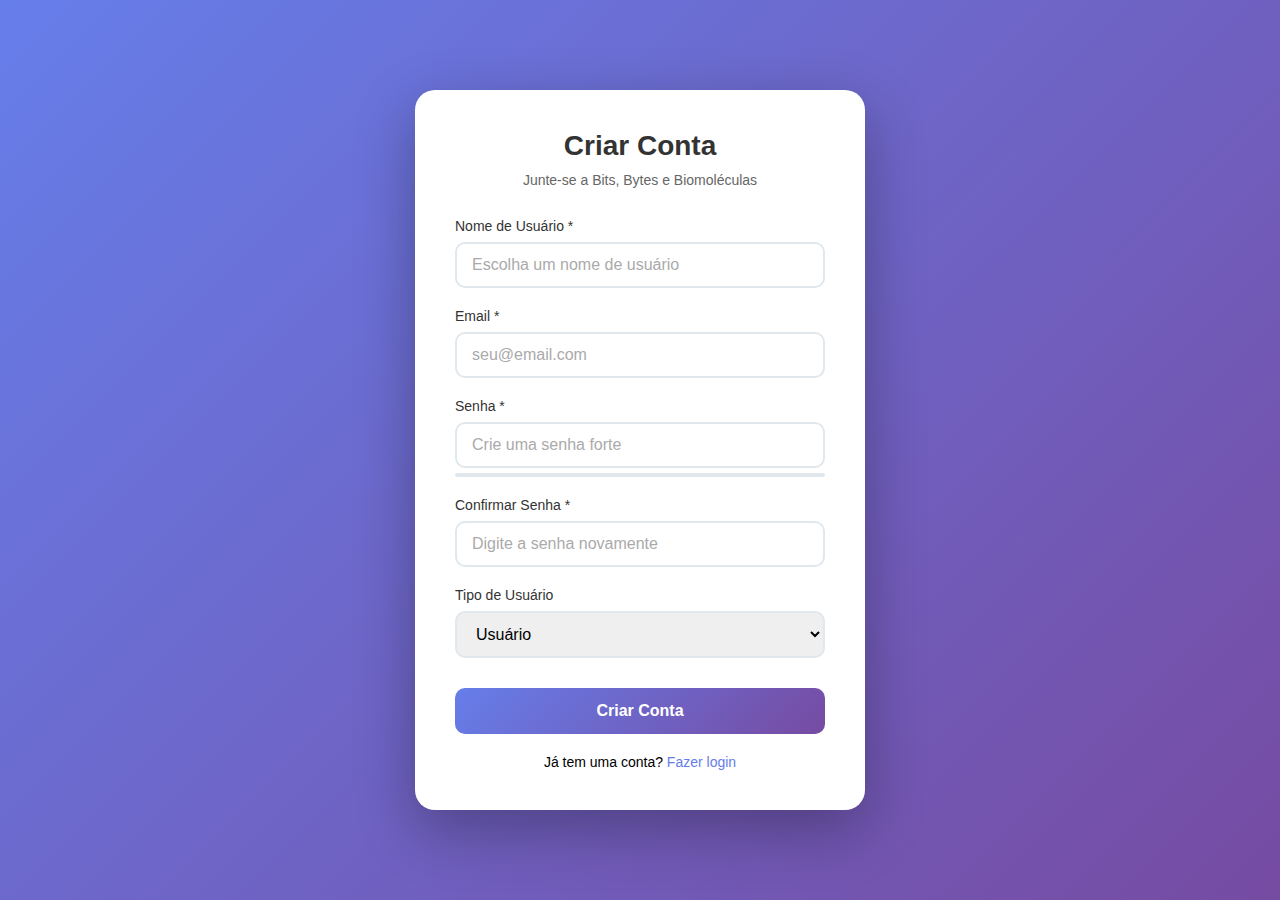
<file: docs/cadastro.html>
<!DOCTYPE html>
<html lang="pt-BR">
<head>
    <meta charset="UTF-8">
    <meta name="viewport" content="width=device-width, initial-scale=1.0">
    <title>Cadastro - Bits, Bytes e Biomoléculas</title>
    <style>
        * {
            margin: 0;
            padding: 0;
            box-sizing: border-box;
        }

        body {
            font-family: -apple-system, BlinkMacSystemFont, 'Segoe UI', Roboto, Oxygen, Ubuntu, Cantarell, sans-serif;
            background: linear-gradient(135deg, #667eea 0%, #764ba2 100%);
            min-height: 100vh;
            display: flex;
            justify-content: center;
            align-items: center;
            padding: 20px;
        }

        .container {
            background: white;
            border-radius: 20px;
            box-shadow: 0 20px 60px rgba(0, 0, 0, 0.3);
            max-width: 450px;
            width: 100%;
            padding: 40px;
        }

        .header {
            text-align: center;
            margin-bottom: 30px;
        }

        .header h1 {
            color: #333;
            font-size: 28px;
            margin-bottom: 10px;
        }

        .header p {
            color: #666;
            font-size: 14px;
        }

        .form-group {
            margin-bottom: 20px;
        }

        .form-group label {
            display: block;
            color: #333;
            font-weight: 500;
            margin-bottom: 8px;
            font-size: 14px;
        }

        .form-group input,
        .form-group select {
            width: 100%;
            padding: 12px 15px;
            border: 2px solid #e1e8ed;
            border-radius: 10px;
            font-size: 16px;
            transition: all 0.3s;
        }

        .form-group input:focus,
        .form-group select:focus {
            outline: none;
            border-color: #667eea;
        }

        .form-group input::placeholder {
            color: #aaa;
        }

        .btn {
            width: 100%;
            padding: 14px;
            background: linear-gradient(135deg, #667eea 0%, #764ba2 100%);
            color: white;
            border: none;
            border-radius: 10px;
            font-size: 16px;
            font-weight: 600;
            cursor: pointer;
            transition: all 0.3s;
            margin-top: 10px;
        }

        .btn:hover {
            transform: translateY(-2px);
            box-shadow: 0 10px 25px rgba(102, 126, 234, 0.4);
        }

        .btn:active {
            transform: translateY(0);
        }

        .btn:disabled {
            background: #ccc;
            cursor: not-allowed;
            transform: none;
        }

        .message {
            padding: 12px;
            border-radius: 10px;
            margin-bottom: 20px;
            font-size: 14px;
            display: none;
        }

        .message.success {
            background: #d4edda;
            color: #155724;
            border: 1px solid #c3e6cb;
        }

        .message.error {
            background: #f8d7da;
            color: #721c24;
            border: 1px solid #f5c6cb;
        }

        .message.info {
            background: #d1ecf1;
            color: #0c5460;
            border: 1px solid #bee5eb;
        }

        .links {
            text-align: center;
            margin-top: 20px;
            font-size: 14px;
        }

        .links a {
            color: #667eea;
            text-decoration: none;
            font-weight: 500;
        }

        .links a:hover {
            text-decoration: underline;
        }

        .password-strength {
            margin-top: 5px;
            font-size: 12px;
        }

        .strength-bar {
            height: 4px;
            background: #e1e8ed;
            border-radius: 2px;
            margin-top: 5px;
            overflow: hidden;
        }

        .strength-bar-fill {
            height: 100%;
            transition: all 0.3s;
            width: 0;
        }

        .loading {
            display: inline-block;
            width: 20px;
            height: 20px;
            border: 3px solid rgba(255, 255, 255, 0.3);
            border-radius: 50%;
            border-top-color: white;
            animation: spin 1s linear infinite;
        }

        @keyframes spin {
            to { transform: rotate(360deg); }
        }
    </style>
</head>
<body>
    <div class="container">
        <div class="header">
            <h1>Criar Conta</h1>
            <p>Junte-se a Bits, Bytes e Biomoléculas</p>
        </div>

        <div id="message" class="message"></div>

        <form id="cadastroForm">
            <div class="form-group">
                <label for="username">Nome de Usuário *</label>
                <input
                    type="text"
                    id="username"
                    name="username"
                    placeholder="Escolha um nome de usuário"
                    required
                    minlength="3"
                >
            </div>

            <div class="form-group">
                <label for="email">Email *</label>
                <input
                    type="email"
                    id="email"
                    name="email"
                    placeholder="seu@email.com"
                    required
                >
            </div>

            <div class="form-group">
                <label for="password">Senha *</label>
                <input
                    type="password"
                    id="password"
                    name="password"
                    placeholder="Crie uma senha forte"
                    required
                    minlength="6"
                >
                <div class="strength-bar">
                    <div id="strengthBarFill" class="strength-bar-fill"></div>
                </div>
                <div id="passwordStrength" class="password-strength"></div>
            </div>

            <div class="form-group">
                <label for="confirmPassword">Confirmar Senha *</label>
                <input
                    type="password"
                    id="confirmPassword"
                    name="confirmPassword"
                    placeholder="Digite a senha novamente"
                    required
                >
            </div>

            <div class="form-group">
                <label for="role">Tipo de Usuário</label>
                <select id="role" name="role">
                    <option value="user">Usuário</option>
                    <option value="researcher">Pesquisador</option>
                    <option value="student">Estudante</option>
                </select>
            </div>

            <button type="submit" class="btn" id="submitBtn">
                Criar Conta
            </button>
        </form>

        <div class="links">
            Já tem uma conta? <a href="login.html">Fazer login</a>
        </div>
    </div>

    <script>
        const API_URL = 'http://localhost:5000'; // Altere para URL da sua API em produção

        const form = document.getElementById('cadastroForm');
        const messageDiv = document.getElementById('message');
        const submitBtn = document.getElementById('submitBtn');
        const passwordInput = document.getElementById('password');
        const confirmPasswordInput = document.getElementById('confirmPassword');
        const strengthBar = document.getElementById('strengthBarFill');
        const strengthText = document.getElementById('passwordStrength');

        // Validação de força da senha
        passwordInput.addEventListener('input', function() {
            const password = this.value;
            const strength = checkPasswordStrength(password);

            strengthBar.style.width = strength.percentage + '%';
            strengthBar.style.backgroundColor = strength.color;
            strengthText.textContent = strength.text;
            strengthText.style.color = strength.color;
        });

        function checkPasswordStrength(password) {
            let strength = 0;

            if (password.length >= 8) strength += 25;
            if (password.length >= 12) strength += 25;
            if (/[a-z]/.test(password) && /[A-Z]/.test(password)) strength += 25;
            if (/\d/.test(password)) strength += 15;
            if (/[^a-zA-Z0-9]/.test(password)) strength += 10;

            let color, text;
            if (strength < 40) {
                color = '#ff4444';
                text = 'Fraca';
            } else if (strength < 60) {
                color = '#ff9800';
                text = 'Média';
            } else if (strength < 80) {
                color = '#2196F3';
                text = 'Boa';
            } else {
                color = '#4CAF50';
                text = 'Forte';
            }

            return { percentage: strength, color, text };
        }

        // Validação de senhas iguais
        confirmPasswordInput.addEventListener('input', function() {
            if (this.value !== passwordInput.value) {
                this.setCustomValidity('As senhas não coincidem');
            } else {
                this.setCustomValidity('');
            }
        });

        // Submissão do formulário
        form.addEventListener('submit', async function(e) {
            e.preventDefault();

            const username = document.getElementById('username').value;
            const email = document.getElementById('email').value;
            const password = document.getElementById('password').value;
            const confirmPassword = document.getElementById('confirmPassword').value;
            const role = document.getElementById('role').value;

            // Validar senhas
            if (password !== confirmPassword) {
                showMessage('As senhas não coincidem', 'error');
                return;
            }

            // Validar força da senha
            if (password.length < 6) {
                showMessage('A senha deve ter pelo menos 6 caracteres', 'error');
                return;
            }

            // Desabilitar botão e mostrar loading
            submitBtn.disabled = true;
            submitBtn.innerHTML = '<span class="loading"></span>';

            try {
                const response = await fetch(`${API_URL}/api/register`, {
                    method: 'POST',
                    headers: {
                        'Content-Type': 'application/json'
                    },
                    body: JSON.stringify({
                        username,
                        email,
                        password,
                        role
                    })
                });

                const data = await response.json();

                if (response.ok) {
                    showMessage('Conta criada com sucesso! Você receberá um email de confirmação. Redirecionando para login...', 'success');

                    // Limpar formulário
                    form.reset();

                    // Redirecionar para login após 3 segundos
                    setTimeout(() => {
                        window.location.href = 'login.html';
                    }, 3000);
                } else {
                    showMessage(data.message || 'Erro ao criar conta', 'error');
                    submitBtn.disabled = false;
                    submitBtn.textContent = 'Criar Conta';
                }
            } catch (error) {
                console.error('Erro:', error);
                showMessage('Erro ao conectar com o servidor. Certifique-se de que a API está rodando.', 'error');
                submitBtn.disabled = false;
                submitBtn.textContent = 'Criar Conta';
            }
        });

        function showMessage(text, type) {
            messageDiv.textContent = text;
            messageDiv.className = 'message ' + type;
            messageDiv.style.display = 'block';

            // Auto-hide após 5 segundos
            setTimeout(() => {
                messageDiv.style.display = 'none';
            }, 5000);
        }
    </script>
</body>
</html>
</file>
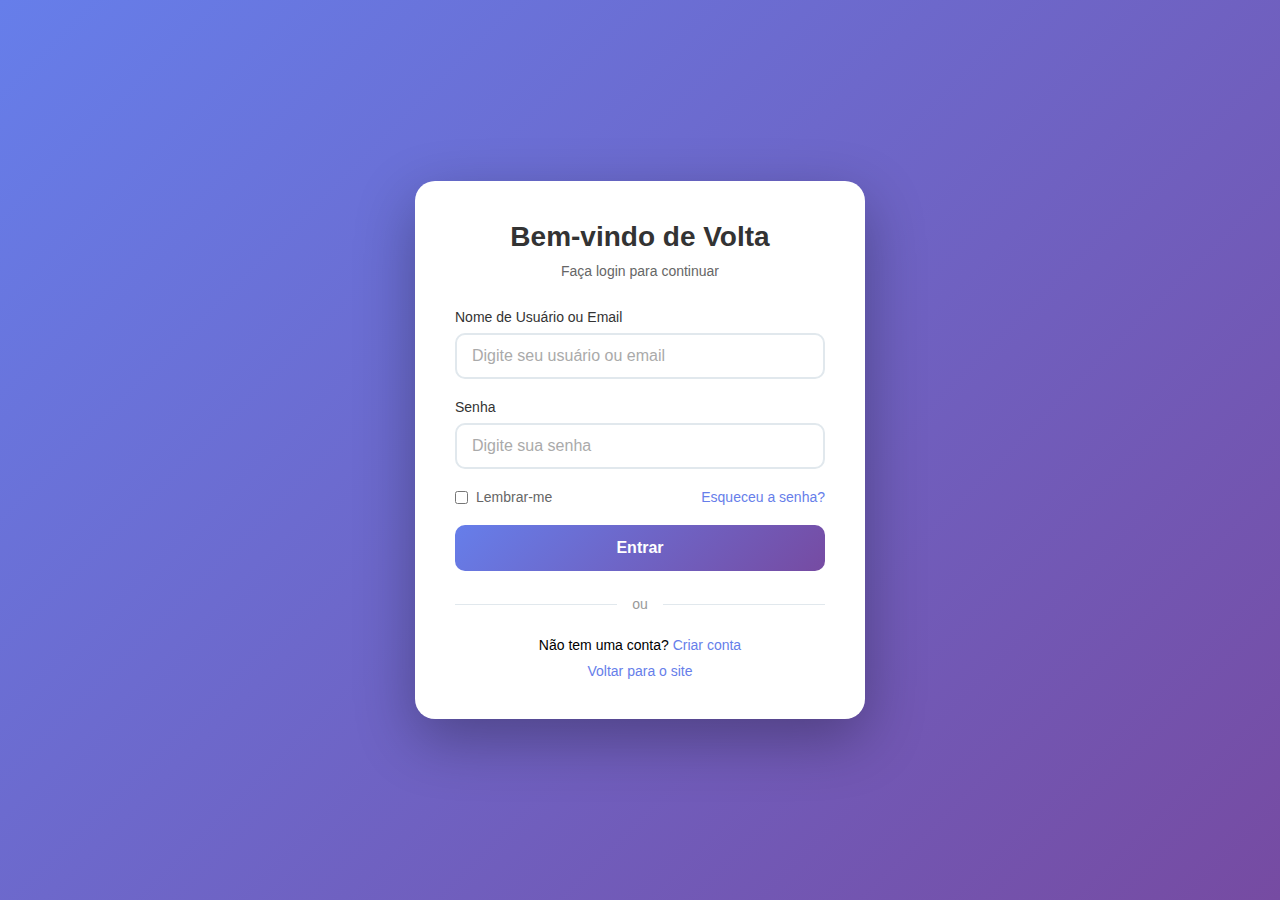
<file: docs/dashboard.html>
<!DOCTYPE html>
<html lang="pt-BR">
<head>
    <meta charset="UTF-8">
    <meta name="viewport" content="width=device-width, initial-scale=1.0">
    <title>Dashboard - Bits, Bytes e Biomoléculas</title>
    <style>
        * {
            margin: 0;
            padding: 0;
            box-sizing: border-box;
        }

        body {
            font-family: -apple-system, BlinkMacSystemFont, 'Segoe UI', Roboto, Oxygen, Ubuntu, Cantarell, sans-serif;
            background: #f5f7fa;
            min-height: 100vh;
        }

        .navbar {
            background: linear-gradient(135deg, #667eea 0%, #764ba2 100%);
            color: white;
            padding: 15px 30px;
            display: flex;
            justify-content: space-between;
            align-items: center;
            box-shadow: 0 2px 10px rgba(0, 0, 0, 0.1);
        }

        .navbar h1 {
            font-size: 24px;
        }

        .user-info {
            display: flex;
            align-items: center;
            gap: 15px;
        }

        .user-avatar {
            width: 40px;
            height: 40px;
            background: white;
            border-radius: 50%;
            display: flex;
            align-items: center;
            justify-content: center;
            color: #667eea;
            font-weight: bold;
            font-size: 18px;
        }

        .logout-btn {
            padding: 8px 16px;
            background: rgba(255, 255, 255, 0.2);
            border: 1px solid rgba(255, 255, 255, 0.3);
            color: white;
            border-radius: 8px;
            cursor: pointer;
            transition: all 0.3s;
        }

        .logout-btn:hover {
            background: rgba(255, 255, 255, 0.3);
        }

        .container {
            max-width: 1200px;
            margin: 30px auto;
            padding: 0 20px;
        }

        .welcome-card {
            background: white;
            padding: 30px;
            border-radius: 15px;
            box-shadow: 0 4px 15px rgba(0, 0, 0, 0.1);
            margin-bottom: 30px;
        }

        .welcome-card h2 {
            color: #333;
            margin-bottom: 10px;
        }

        .welcome-card p {
            color: #666;
        }

        .cards-grid {
            display: grid;
            grid-template-columns: repeat(auto-fit, minmax(300px, 1fr));
            gap: 20px;
            margin-top: 30px;
        }

        .card {
            background: white;
            padding: 25px;
            border-radius: 15px;
            box-shadow: 0 4px 15px rgba(0, 0, 0, 0.1);
            transition: all 0.3s;
            cursor: pointer;
        }

        .card:hover {
            transform: translateY(-5px);
            box-shadow: 0 8px 25px rgba(0, 0, 0, 0.15);
        }

        .card h3 {
            color: #333;
            margin-bottom: 10px;
            font-size: 20px;
        }

        .card p {
            color: #666;
            font-size: 14px;
            margin-bottom: 15px;
        }

        .card-icon {
            font-size: 40px;
            margin-bottom: 15px;
        }

        .btn-primary {
            padding: 10px 20px;
            background: linear-gradient(135deg, #667eea 0%, #764ba2 100%);
            color: white;
            border: none;
            border-radius: 8px;
            font-size: 14px;
            font-weight: 500;
            cursor: pointer;
            transition: all 0.3s;
            text-decoration: none;
            display: inline-block;
        }

        .btn-primary:hover {
            transform: translateY(-2px);
            box-shadow: 0 5px 15px rgba(102, 126, 234, 0.4);
        }

        .user-badge {
            display: inline-block;
            padding: 4px 12px;
            background: #e0e7ff;
            color: #667eea;
            border-radius: 15px;
            font-size: 12px;
            font-weight: 500;
            margin-top: 10px;
        }
    </style>
</head>
<body>
    <nav class="navbar">
        <h1>Bits, Bytes e Biomoléculas</h1>
        <div class="user-info">
            <div class="user-avatar" id="userAvatar"></div>
            <span id="userName"></span>
            <button class="logout-btn" onclick="logout()">Sair</button>
        </div>
    </nav>

    <div class="container">
        <div class="welcome-card">
            <h2>Bem-vindo de volta, <span id="welcomeName"></span>!</h2>
            <p id="welcomeMessage"></p>
            <div class="user-badge" id="userRole"></div>
        </div>

        <div class="cards-grid">
            <div class="card" onclick="goToExercises()">
                <div class="card-icon">📚</div>
                <h3>Exercícios</h3>
                <p>Acesse os exercícios práticos sobre tradução de proteínas</p>
                <a href="exercises.html" class="btn-primary">Acessar Exercícios</a>
            </div>

            <div class="card" onclick="goToTranslation()">
                <div class="card-icon">🧬</div>
                <h3>Tradução de Proteínas</h3>
                <p>Aprenda sobre o processo de tradução de proteínas de forma interativa</p>
                <a href="index.html" class="btn-primary">Iniciar Tutorial</a>
            </div>

            <div class="card" onclick="window.open('aulas/aula_dia2.pdf', '_blank')">
                <div class="card-icon">📄</div>
                <h3>Aula do Dia 2</h3>
                <p>Material em PDF da segunda aula do curso</p>
                <a href="aulas/aula_dia2.pdf" target="_blank" class="btn-primary">Abrir PDF</a>
            </div>

            <div class="card" onclick="goToProfile()">
                <div class="card-icon">👤</div>
                <h3>Meu Perfil</h3>
                <p>Visualize e edite suas informações pessoais</p>
                <button class="btn-primary">Ver Perfil</button>
            </div>
        </div>
    </div>

    <script>
        // Verificar se usuário está autenticado
        const token = localStorage.getItem('authToken');
        const user = JSON.parse(localStorage.getItem('user') || '{}');

        if (!token || !user.username) {
            // Redirecionar para login se não autenticado
            window.location.href = 'login.html';
        }

        // Preencher informações do usuário
        document.getElementById('userName').textContent = user.username;
        document.getElementById('welcomeName').textContent = user.username;
        document.getElementById('userAvatar').textContent = user.username.charAt(0).toUpperCase();
        document.getElementById('userRole').textContent = getRoleText(user.role);

        // Mensagem personalizada baseada no horário
        const hour = new Date().getHours();
        let greeting = 'Bom dia';
        if (hour >= 12 && hour < 18) greeting = 'Boa tarde';
        if (hour >= 18) greeting = 'Boa noite';

        document.getElementById('welcomeMessage').textContent =
            `${greeting}! Aqui você pode acessar todos os recursos educacionais disponíveis.`;

        function getRoleText(role) {
            const roles = {
                'admin': 'Administrador',
                'user': 'Usuário',
                'researcher': 'Pesquisador',
                'student': 'Estudante'
            };
            return roles[role] || 'Usuário';
        }

        function logout() {
            if (confirm('Tem certeza que deseja sair?')) {
                localStorage.removeItem('authToken');
                localStorage.removeItem('user');
                window.location.href = 'login.html';
            }
        }

        function goToExercises() {
            window.location.href = 'exercises.html';
        }

        function goToTranslation() {
            window.location.href = 'index.html';
        }

        function goToProfile() {
            alert('Funcionalidade de perfil em desenvolvimento');
        }
    </script>
</body>
</html>
</file>
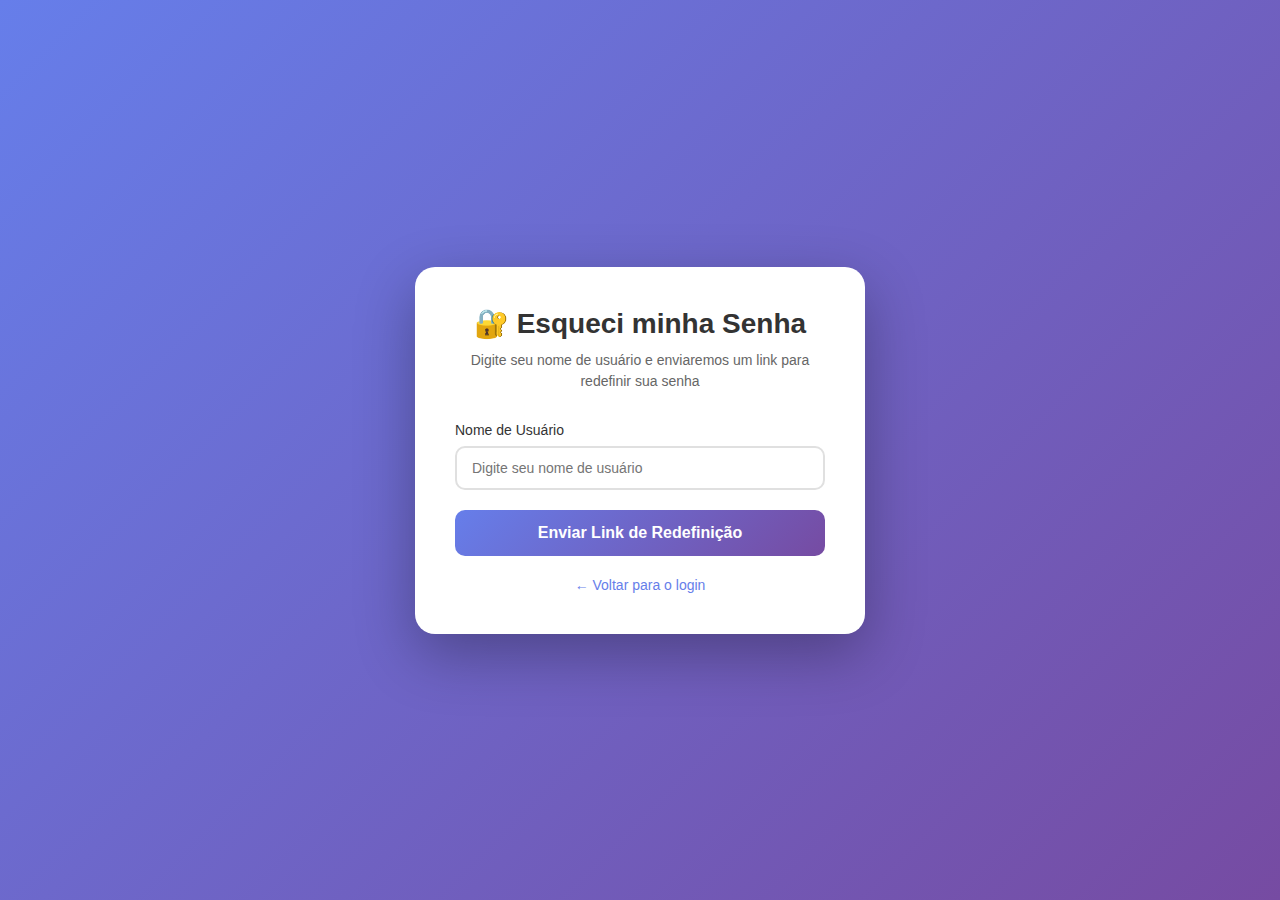
<file: docs/forgot-password.html>
<!DOCTYPE html>
<html lang="pt-BR">
<head>
    <meta charset="UTF-8">
    <meta name="viewport" content="width=device-width, initial-scale=1.0">
    <title>Esqueci minha Senha - Bits, Bytes e Biomoléculas</title>
    <style>
        * {
            margin: 0;
            padding: 0;
            box-sizing: border-box;
        }

        body {
            font-family: -apple-system, BlinkMacSystemFont, 'Segoe UI', Roboto, Oxygen, Ubuntu, Cantarell, sans-serif;
            background: linear-gradient(135deg, #667eea 0%, #764ba2 100%);
            min-height: 100vh;
            display: flex;
            justify-content: center;
            align-items: center;
            padding: 20px;
        }

        .container {
            background: white;
            border-radius: 20px;
            box-shadow: 0 20px 60px rgba(0, 0, 0, 0.3);
            max-width: 450px;
            width: 100%;
            padding: 40px;
        }

        .header {
            text-align: center;
            margin-bottom: 30px;
        }

        .header h1 {
            color: #333;
            font-size: 28px;
            margin-bottom: 10px;
        }

        .header p {
            color: #666;
            font-size: 14px;
            line-height: 1.5;
        }

        .form-group {
            margin-bottom: 20px;
        }

        .form-group label {
            display: block;
            margin-bottom: 8px;
            color: #333;
            font-weight: 500;
            font-size: 14px;
        }

        .form-group input {
            width: 100%;
            padding: 12px 15px;
            border: 2px solid #e0e0e0;
            border-radius: 10px;
            font-size: 14px;
            transition: border-color 0.3s;
        }

        .form-group input:focus {
            outline: none;
            border-color: #667eea;
        }

        .btn {
            width: 100%;
            padding: 14px;
            background: linear-gradient(135deg, #667eea 0%, #764ba2 100%);
            color: white;
            border: none;
            border-radius: 10px;
            font-size: 16px;
            font-weight: 600;
            cursor: pointer;
            transition: transform 0.2s, box-shadow 0.2s;
        }

        .btn:hover {
            transform: translateY(-2px);
            box-shadow: 0 10px 20px rgba(102, 126, 234, 0.4);
        }

        .btn:active {
            transform: translateY(0);
        }

        .btn:disabled {
            background: #ccc;
            cursor: not-allowed;
            transform: none;
        }

        .links {
            text-align: center;
            margin-top: 20px;
        }

        .links a {
            color: #667eea;
            text-decoration: none;
            font-size: 14px;
        }

        .links a:hover {
            text-decoration: underline;
        }

        .alert {
            padding: 12px 15px;
            border-radius: 10px;
            margin-bottom: 20px;
            font-size: 14px;
            display: none;
        }

        .alert-success {
            background-color: #d4edda;
            border: 1px solid #c3e6cb;
            color: #155724;
        }

        .alert-error {
            background-color: #f8d7da;
            border: 1px solid #f5c6cb;
            color: #721c24;
        }

        .loading {
            display: inline-block;
            width: 16px;
            height: 16px;
            border: 2px solid #ffffff;
            border-radius: 50%;
            border-top-color: transparent;
            animation: spin 0.8s linear infinite;
            margin-left: 8px;
            vertical-align: middle;
        }

        @keyframes spin {
            to { transform: rotate(360deg); }
        }
    </style>
</head>
<body>
    <div class="container">
        <div class="header">
            <h1>🔐 Esqueci minha Senha</h1>
            <p>Digite seu nome de usuário e enviaremos um link para redefinir sua senha</p>
        </div>

        <div id="alert" class="alert"></div>

        <form id="forgotPasswordForm">
            <div class="form-group">
                <label for="username">Nome de Usuário</label>
                <input
                    type="text"
                    id="username"
                    name="username"
                    required
                    autocomplete="username"
                    placeholder="Digite seu nome de usuário"
                >
            </div>

            <button type="submit" class="btn" id="submitBtn">
                Enviar Link de Redefinição
            </button>
        </form>

        <div class="links">
            <a href="login.html">← Voltar para o login</a>
        </div>
    </div>

    <script>
        const API_URL = 'http://localhost:5000';

        const form = document.getElementById('forgotPasswordForm');
        const alertDiv = document.getElementById('alert');
        const submitBtn = document.getElementById('submitBtn');

        function showAlert(message, type) {
            alertDiv.textContent = message;
            alertDiv.className = `alert alert-${type}`;
            alertDiv.style.display = 'block';

            if (type === 'success') {
                setTimeout(() => {
                    alertDiv.style.display = 'none';
                }, 10000);
            }
        }

        function setLoading(loading) {
            if (loading) {
                submitBtn.disabled = true;
                submitBtn.innerHTML = 'Enviando... <span class="loading"></span>';
            } else {
                submitBtn.disabled = false;
                submitBtn.innerHTML = 'Enviar Link de Redefinição';
            }
        }

        form.addEventListener('submit', async (e) => {
            e.preventDefault();

            const username = document.getElementById('username').value.trim();

            if (!username) {
                showAlert('Por favor, digite seu nome de usuário', 'error');
                return;
            }

            setLoading(true);
            alertDiv.style.display = 'none';

            try {
                const response = await fetch(`${API_URL}/api/forgot-password`, {
                    method: 'POST',
                    headers: {
                        'Content-Type': 'application/json'
                    },
                    body: JSON.stringify({ username })
                });

                const data = await response.json();

                if (response.ok) {
                    showAlert(
                        'Se o usuário existir, um email foi enviado com instruções para redefinir sua senha. Verifique sua caixa de entrada e spam.',
                        'success'
                    );
                    form.reset();
                } else {
                    showAlert(data.message || 'Erro ao solicitar redefinição de senha', 'error');
                }
            } catch (error) {
                console.error('Erro:', error);
                showAlert('Erro ao conectar com o servidor. Verifique se a API está rodando.', 'error');
            } finally {
                setLoading(false);
            }
        });
    </script>
</body>
</html>
</file>
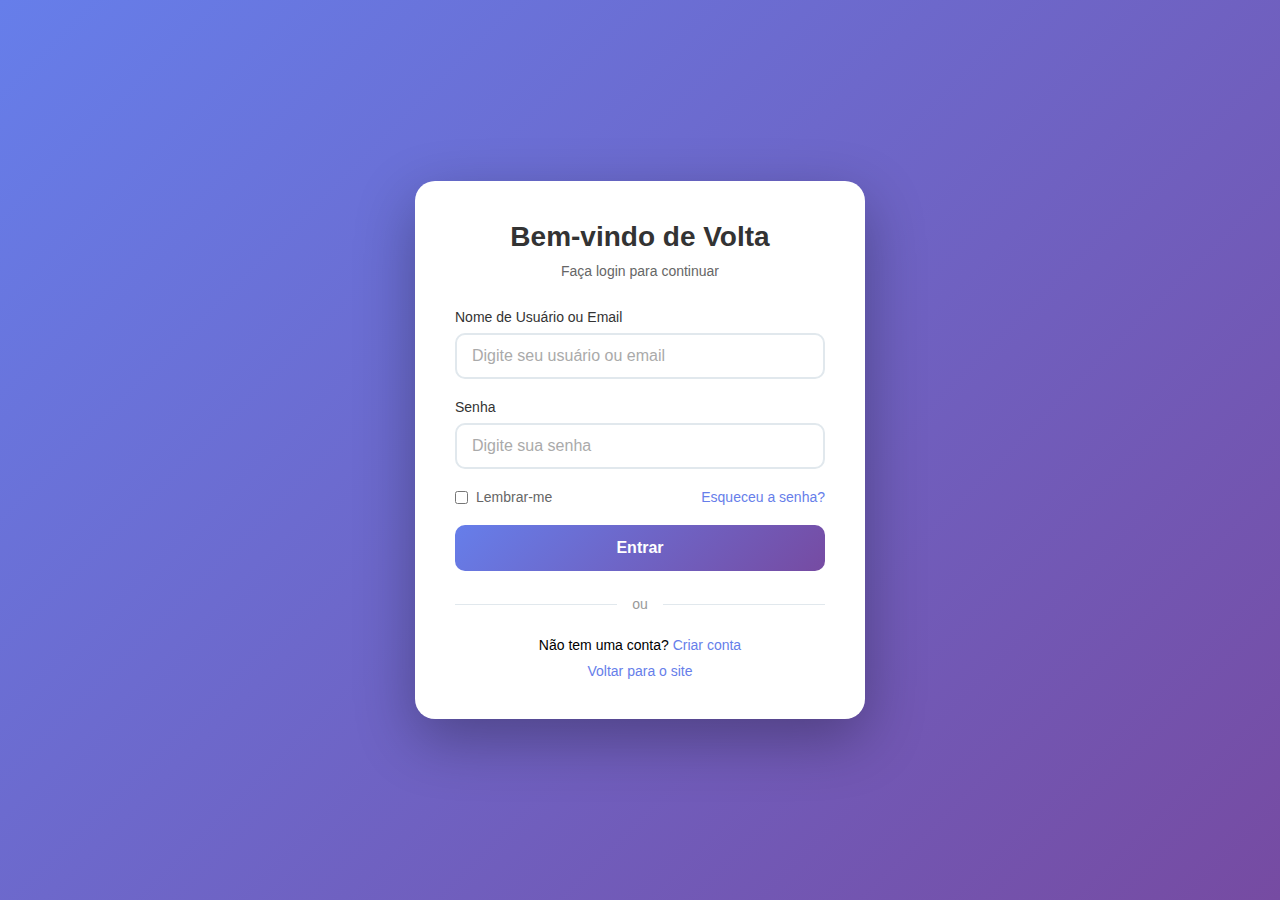
<file: docs/login.html>
<!DOCTYPE html>
<html lang="pt-BR">
<head>
    <meta charset="UTF-8">
    <meta name="viewport" content="width=device-width, initial-scale=1.0">
    <title>Login - Bits, Bytes e Biomoléculas</title>
    <style>
        * {
            margin: 0;
            padding: 0;
            box-sizing: border-box;
        }

        body {
            font-family: -apple-system, BlinkMacSystemFont, 'Segoe UI', Roboto, Oxygen, Ubuntu, Cantarell, sans-serif;
            background: linear-gradient(135deg, #667eea 0%, #764ba2 100%);
            min-height: 100vh;
            display: flex;
            justify-content: center;
            align-items: center;
            padding: 20px;
        }

        .container {
            background: white;
            border-radius: 20px;
            box-shadow: 0 20px 60px rgba(0, 0, 0, 0.3);
            max-width: 450px;
            width: 100%;
            padding: 40px;
        }

        .header {
            text-align: center;
            margin-bottom: 30px;
        }

        .header h1 {
            color: #333;
            font-size: 28px;
            margin-bottom: 10px;
        }

        .header p {
            color: #666;
            font-size: 14px;
        }

        .form-group {
            margin-bottom: 20px;
        }

        .form-group label {
            display: block;
            color: #333;
            font-weight: 500;
            margin-bottom: 8px;
            font-size: 14px;
        }

        .form-group input {
            width: 100%;
            padding: 12px 15px;
            border: 2px solid #e1e8ed;
            border-radius: 10px;
            font-size: 16px;
            transition: all 0.3s;
        }

        .form-group input:focus {
            outline: none;
            border-color: #667eea;
        }

        .form-group input::placeholder {
            color: #aaa;
        }

        .remember-forgot {
            display: flex;
            justify-content: space-between;
            align-items: center;
            margin-bottom: 20px;
            font-size: 14px;
        }

        .remember-forgot label {
            display: flex;
            align-items: center;
            color: #666;
            cursor: pointer;
        }

        .remember-forgot input[type="checkbox"] {
            margin-right: 8px;
        }

        .remember-forgot a {
            color: #667eea;
            text-decoration: none;
        }

        .remember-forgot a:hover {
            text-decoration: underline;
        }

        .btn {
            width: 100%;
            padding: 14px;
            background: linear-gradient(135deg, #667eea 0%, #764ba2 100%);
            color: white;
            border: none;
            border-radius: 10px;
            font-size: 16px;
            font-weight: 600;
            cursor: pointer;
            transition: all 0.3s;
        }

        .btn:hover {
            transform: translateY(-2px);
            box-shadow: 0 10px 25px rgba(102, 126, 234, 0.4);
        }

        .btn:active {
            transform: translateY(0);
        }

        .btn:disabled {
            background: #ccc;
            cursor: not-allowed;
            transform: none;
        }

        .message {
            padding: 12px;
            border-radius: 10px;
            margin-bottom: 20px;
            font-size: 14px;
            display: none;
        }

        .message.success {
            background: #d4edda;
            color: #155724;
            border: 1px solid #c3e6cb;
        }

        .message.error {
            background: #f8d7da;
            color: #721c24;
            border: 1px solid #f5c6cb;
        }

        .links {
            text-align: center;
            margin-top: 20px;
            font-size: 14px;
        }

        .links a {
            color: #667eea;
            text-decoration: none;
            font-weight: 500;
        }

        .links a:hover {
            text-decoration: underline;
        }

        .divider {
            display: flex;
            align-items: center;
            margin: 25px 0;
            color: #999;
            font-size: 14px;
        }

        .divider::before,
        .divider::after {
            content: '';
            flex: 1;
            height: 1px;
            background: #e1e8ed;
        }

        .divider::before {
            margin-right: 15px;
        }

        .divider::after {
            margin-left: 15px;
        }

        .loading {
            display: inline-block;
            width: 20px;
            height: 20px;
            border: 3px solid rgba(255, 255, 255, 0.3);
            border-radius: 50%;
            border-top-color: white;
            animation: spin 1s linear infinite;
        }

        @keyframes spin {
            to { transform: rotate(360deg); }
        }
    </style>
</head>
<body>
    <div class="container">
        <div class="header">
            <h1>Bem-vindo de Volta</h1>
            <p>Faça login para continuar</p>
        </div>

        <div id="message" class="message"></div>

        <form id="loginForm">
            <div class="form-group">
                <label for="username">Nome de Usuário ou Email</label>
                <input
                    type="text"
                    id="username"
                    name="username"
                    placeholder="Digite seu usuário ou email"
                    required
                >
            </div>

            <div class="form-group">
                <label for="password">Senha</label>
                <input
                    type="password"
                    id="password"
                    name="password"
                    placeholder="Digite sua senha"
                    required
                >
            </div>

            <div class="remember-forgot">
                <label>
                    <input type="checkbox" id="rememberMe">
                    Lembrar-me
                </label>
                <a href="forgot-password.html">Esqueceu a senha?</a>
            </div>

            <button type="submit" class="btn" id="submitBtn">
                Entrar
            </button>
        </form>

        <div class="divider">ou</div>

        <div class="links">
            Não tem uma conta? <a href="cadastro.html">Criar conta</a>
        </div>

        <div class="links" style="margin-top: 10px;">
            <a href="index.html">Voltar para o site</a>
        </div>
    </div>

    <script>
        const API_URL = 'http://localhost:5000'; // Altere para URL da sua API em produção

        const form = document.getElementById('loginForm');
        const messageDiv = document.getElementById('message');
        const submitBtn = document.getElementById('submitBtn');

        // Verificar se há mensagem na URL (ex: após cadastro)
        const urlParams = new URLSearchParams(window.location.search);
        const msg = urlParams.get('msg');
        if (msg === 'cadastro_sucesso') {
            showMessage('Cadastro realizado com sucesso! Faça login para continuar.', 'success');
        }

        // Verificar se há credenciais salvas
        const savedUsername = localStorage.getItem('savedUsername');
        if (savedUsername) {
            document.getElementById('username').value = savedUsername;
            document.getElementById('rememberMe').checked = true;
        }

        // Submissão do formulário
        form.addEventListener('submit', async function(e) {
            e.preventDefault();

            const username = document.getElementById('username').value;
            const password = document.getElementById('password').value;
            const rememberMe = document.getElementById('rememberMe').checked;

            // Desabilitar botão e mostrar loading
            submitBtn.disabled = true;
            submitBtn.innerHTML = '<span class="loading"></span>';

            try {
                const response = await fetch(`${API_URL}/api/login`, {
                    method: 'POST',
                    headers: {
                        'Content-Type': 'application/json'
                    },
                    body: JSON.stringify({
                        username,
                        password
                    })
                });

                const data = await response.json();

                if (response.ok) {
                    // Salvar token e informações do usuário
                    localStorage.setItem('authToken', data.token);
                    localStorage.setItem('user', JSON.stringify(data.user));

                    // Salvar username se "Lembrar-me" estiver marcado
                    if (rememberMe) {
                        localStorage.setItem('savedUsername', username);
                    } else {
                        localStorage.removeItem('savedUsername');
                    }

                    showMessage('Login realizado com sucesso! Redirecionando...', 'success');

                    // Redirecionar para dashboard após 1.5 segundos
                    setTimeout(() => {
                        window.location.href = 'dashboard.html';
                    }, 1500);
                } else {
                    showMessage(data.message || 'Credenciais inválidas', 'error');
                    submitBtn.disabled = false;
                    submitBtn.textContent = 'Entrar';
                }
            } catch (error) {
                console.error('Erro:', error);
                showMessage('Erro ao conectar com o servidor. Certifique-se de que a API está rodando.', 'error');
                submitBtn.disabled = false;
                submitBtn.textContent = 'Entrar';
            }
        });

        function showMessage(text, type) {
            messageDiv.textContent = text;
            messageDiv.className = 'message ' + type;
            messageDiv.style.display = 'block';

            // Auto-hide após 5 segundos
            setTimeout(() => {
                messageDiv.style.display = 'none';
            }, 5000);
        }
    </script>
</body>
</html>
</file>
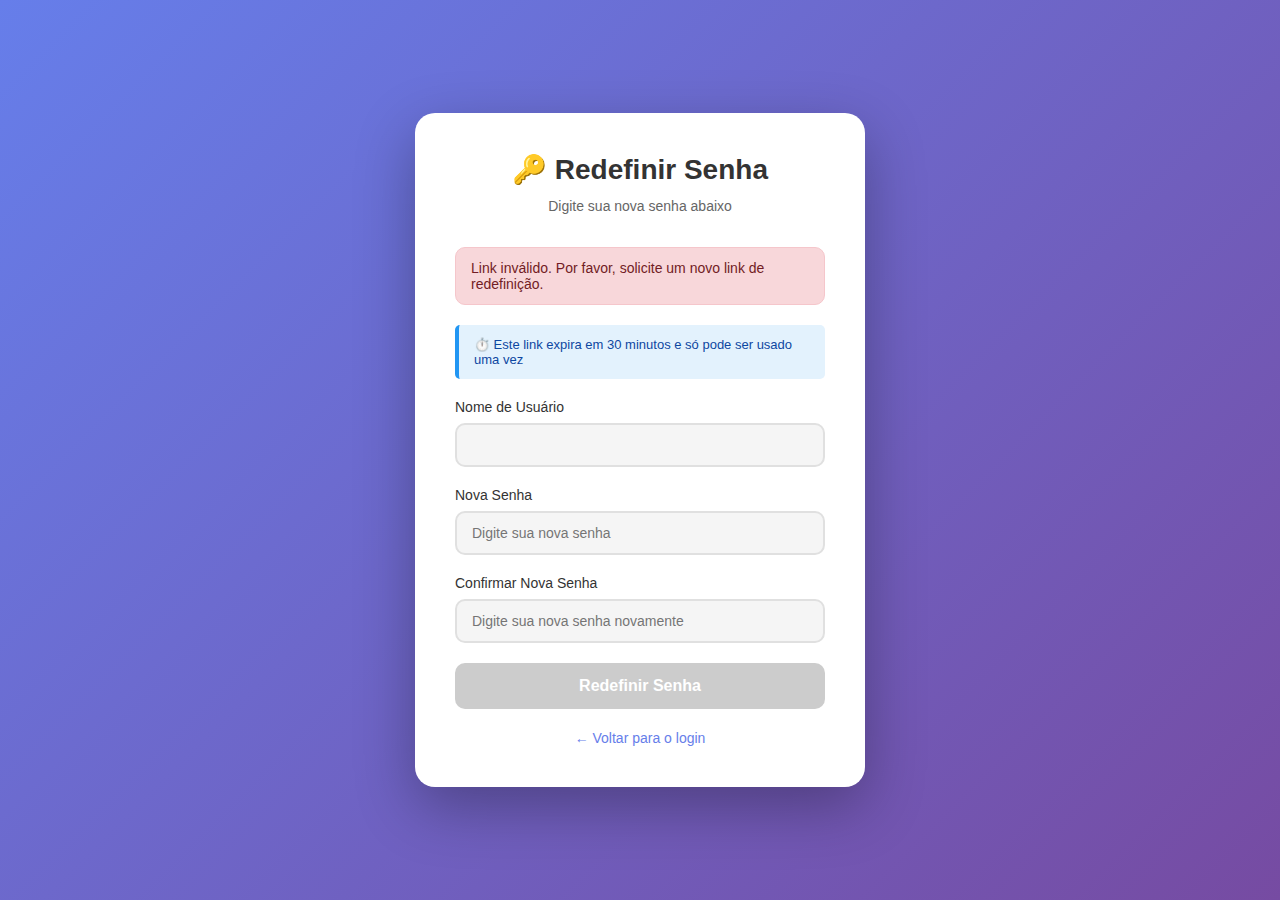
<file: docs/reset-password.html>
<!DOCTYPE html>
<html lang="pt-BR">
<head>
    <meta charset="UTF-8">
    <meta name="viewport" content="width=device-width, initial-scale=1.0">
    <title>Redefinir Senha - Bits, Bytes e Biomoléculas</title>
    <style>
        * {
            margin: 0;
            padding: 0;
            box-sizing: border-box;
        }

        body {
            font-family: -apple-system, BlinkMacSystemFont, 'Segoe UI', Roboto, Oxygen, Ubuntu, Cantarell, sans-serif;
            background: linear-gradient(135deg, #667eea 0%, #764ba2 100%);
            min-height: 100vh;
            display: flex;
            justify-content: center;
            align-items: center;
            padding: 20px;
        }

        .container {
            background: white;
            border-radius: 20px;
            box-shadow: 0 20px 60px rgba(0, 0, 0, 0.3);
            max-width: 450px;
            width: 100%;
            padding: 40px;
        }

        .header {
            text-align: center;
            margin-bottom: 30px;
        }

        .header h1 {
            color: #333;
            font-size: 28px;
            margin-bottom: 10px;
        }

        .header p {
            color: #666;
            font-size: 14px;
            line-height: 1.5;
        }

        .form-group {
            margin-bottom: 20px;
        }

        .form-group label {
            display: block;
            margin-bottom: 8px;
            color: #333;
            font-weight: 500;
            font-size: 14px;
        }

        .form-group input {
            width: 100%;
            padding: 12px 15px;
            border: 2px solid #e0e0e0;
            border-radius: 10px;
            font-size: 14px;
            transition: border-color 0.3s;
        }

        .form-group input:focus {
            outline: none;
            border-color: #667eea;
        }

        .form-group input:disabled {
            background-color: #f5f5f5;
            cursor: not-allowed;
        }

        .password-strength {
            margin-top: 8px;
            height: 4px;
            background: #e0e0e0;
            border-radius: 2px;
            overflow: hidden;
            display: none;
        }

        .password-strength-bar {
            height: 100%;
            transition: width 0.3s, background-color 0.3s;
            width: 0%;
        }

        .password-strength-text {
            font-size: 12px;
            margin-top: 4px;
            color: #666;
            display: none;
        }

        .btn {
            width: 100%;
            padding: 14px;
            background: linear-gradient(135deg, #667eea 0%, #764ba2 100%);
            color: white;
            border: none;
            border-radius: 10px;
            font-size: 16px;
            font-weight: 600;
            cursor: pointer;
            transition: transform 0.2s, box-shadow 0.2s;
        }

        .btn:hover {
            transform: translateY(-2px);
            box-shadow: 0 10px 20px rgba(102, 126, 234, 0.4);
        }

        .btn:active {
            transform: translateY(0);
        }

        .btn:disabled {
            background: #ccc;
            cursor: not-allowed;
            transform: none;
        }

        .links {
            text-align: center;
            margin-top: 20px;
        }

        .links a {
            color: #667eea;
            text-decoration: none;
            font-size: 14px;
        }

        .links a:hover {
            text-decoration: underline;
        }

        .alert {
            padding: 12px 15px;
            border-radius: 10px;
            margin-bottom: 20px;
            font-size: 14px;
            display: none;
        }

        .alert-success {
            background-color: #d4edda;
            border: 1px solid #c3e6cb;
            color: #155724;
        }

        .alert-error {
            background-color: #f8d7da;
            border: 1px solid #f5c6cb;
            color: #721c24;
        }

        .alert-warning {
            background-color: #fff3cd;
            border: 1px solid #ffc107;
            color: #856404;
        }

        .loading {
            display: inline-block;
            width: 16px;
            height: 16px;
            border: 2px solid #ffffff;
            border-radius: 50%;
            border-top-color: transparent;
            animation: spin 0.8s linear infinite;
            margin-left: 8px;
            vertical-align: middle;
        }

        @keyframes spin {
            to { transform: rotate(360deg); }
        }

        .info-box {
            background-color: #e3f2fd;
            border-left: 4px solid #2196f3;
            padding: 12px 15px;
            margin-bottom: 20px;
            border-radius: 5px;
            font-size: 13px;
            color: #0d47a1;
        }
    </style>
</head>
<body>
    <div class="container">
        <div class="header">
            <h1>🔑 Redefinir Senha</h1>
            <p>Digite sua nova senha abaixo</p>
        </div>

        <div id="alert" class="alert"></div>

        <div class="info-box">
            ⏱️ Este link expira em 30 minutos e só pode ser usado uma vez
        </div>

        <form id="resetPasswordForm">
            <div class="form-group">
                <label for="username">Nome de Usuário</label>
                <input
                    type="text"
                    id="username"
                    name="username"
                    required
                    disabled
                    autocomplete="username"
                >
            </div>

            <div class="form-group">
                <label for="newPassword">Nova Senha</label>
                <input
                    type="password"
                    id="newPassword"
                    name="newPassword"
                    required
                    autocomplete="new-password"
                    placeholder="Digite sua nova senha"
                    minlength="6"
                >
                <div class="password-strength" id="passwordStrength">
                    <div class="password-strength-bar" id="passwordStrengthBar"></div>
                </div>
                <div class="password-strength-text" id="passwordStrengthText"></div>
            </div>

            <div class="form-group">
                <label for="confirmPassword">Confirmar Nova Senha</label>
                <input
                    type="password"
                    id="confirmPassword"
                    name="confirmPassword"
                    required
                    autocomplete="new-password"
                    placeholder="Digite sua nova senha novamente"
                    minlength="6"
                >
            </div>

            <button type="submit" class="btn" id="submitBtn">
                Redefinir Senha
            </button>
        </form>

        <div class="links">
            <a href="login.html">← Voltar para o login</a>
        </div>
    </div>

    <script>
        const API_URL = 'http://localhost:5000';

        const form = document.getElementById('resetPasswordForm');
        const alertDiv = document.getElementById('alert');
        const submitBtn = document.getElementById('submitBtn');
        const usernameInput = document.getElementById('username');
        const newPasswordInput = document.getElementById('newPassword');
        const confirmPasswordInput = document.getElementById('confirmPassword');
        const passwordStrength = document.getElementById('passwordStrength');
        const passwordStrengthBar = document.getElementById('passwordStrengthBar');
        const passwordStrengthText = document.getElementById('passwordStrengthText');

        let resetToken = '';

        // Extrair token e username da URL
        function getUrlParams() {
            const urlParams = new URLSearchParams(window.location.search);
            const token = urlParams.get('token');
            const username = urlParams.get('username');

            if (!token || !username) {
                showAlert('Link inválido. Por favor, solicite um novo link de redefinição.', 'error');
                submitBtn.disabled = true;
                return false;
            }

            resetToken = token;
            usernameInput.value = username;
            return true;
        }

        function showAlert(message, type) {
            alertDiv.textContent = message;
            alertDiv.className = `alert alert-${type}`;
            alertDiv.style.display = 'block';

            if (type === 'success') {
                setTimeout(() => {
                    window.location.href = 'login.html';
                }, 3000);
            }
        }

        function setLoading(loading) {
            if (loading) {
                submitBtn.disabled = true;
                submitBtn.innerHTML = 'Redefinindo... <span class="loading"></span>';
            } else {
                submitBtn.disabled = false;
                submitBtn.innerHTML = 'Redefinir Senha';
            }
        }

        function checkPasswordStrength(password) {
            let strength = 0;
            let text = '';
            let color = '';

            if (password.length >= 6) strength += 1;
            if (password.length >= 10) strength += 1;
            if (/[a-z]/.test(password) && /[A-Z]/.test(password)) strength += 1;
            if (/\d/.test(password)) strength += 1;
            if (/[^a-zA-Z\d]/.test(password)) strength += 1;

            passwordStrength.style.display = 'block';
            passwordStrengthText.style.display = 'block';

            if (strength <= 2) {
                color = '#f44336';
                text = 'Fraca';
                passwordStrengthBar.style.width = '33%';
            } else if (strength <= 3) {
                color = '#ff9800';
                text = 'Média';
                passwordStrengthBar.style.width = '66%';
            } else {
                color = '#4caf50';
                text = 'Forte';
                passwordStrengthBar.style.width = '100%';
            }

            passwordStrengthBar.style.backgroundColor = color;
            passwordStrengthText.textContent = `Força da senha: ${text}`;
            passwordStrengthText.style.color = color;
        }

        newPasswordInput.addEventListener('input', (e) => {
            const password = e.target.value;
            if (password) {
                checkPasswordStrength(password);
            } else {
                passwordStrength.style.display = 'none';
                passwordStrengthText.style.display = 'none';
            }
        });

        form.addEventListener('submit', async (e) => {
            e.preventDefault();

            const newPassword = newPasswordInput.value;
            const confirmPassword = confirmPasswordInput.value;
            const username = usernameInput.value;

            if (newPassword !== confirmPassword) {
                showAlert('As senhas não coincidem', 'error');
                return;
            }

            if (newPassword.length < 6) {
                showAlert('A senha deve ter no mínimo 6 caracteres', 'error');
                return;
            }

            setLoading(true);
            alertDiv.style.display = 'none';

            try {
                const response = await fetch(`${API_URL}/api/reset-password`, {
                    method: 'POST',
                    headers: {
                        'Content-Type': 'application/json'
                    },
                    body: JSON.stringify({
                        username,
                        token: resetToken,
                        new_password: newPassword
                    })
                });

                const data = await response.json();

                if (response.ok) {
                    showAlert('Senha redefinida com sucesso! Redirecionando para o login...', 'success');
                    form.reset();
                } else {
                    showAlert(data.message || 'Erro ao redefinir senha. O token pode estar expirado ou inválido.', 'error');
                }
            } catch (error) {
                console.error('Erro:', error);
                showAlert('Erro ao conectar com o servidor. Verifique se a API está rodando.', 'error');
            } finally {
                setLoading(false);
            }
        });

        // Inicializar ao carregar a página
        window.addEventListener('DOMContentLoaded', () => {
            if (!getUrlParams()) {
                newPasswordInput.disabled = true;
                confirmPasswordInput.disabled = true;
            }
        });
    </script>
</body>
</html>
</file>
